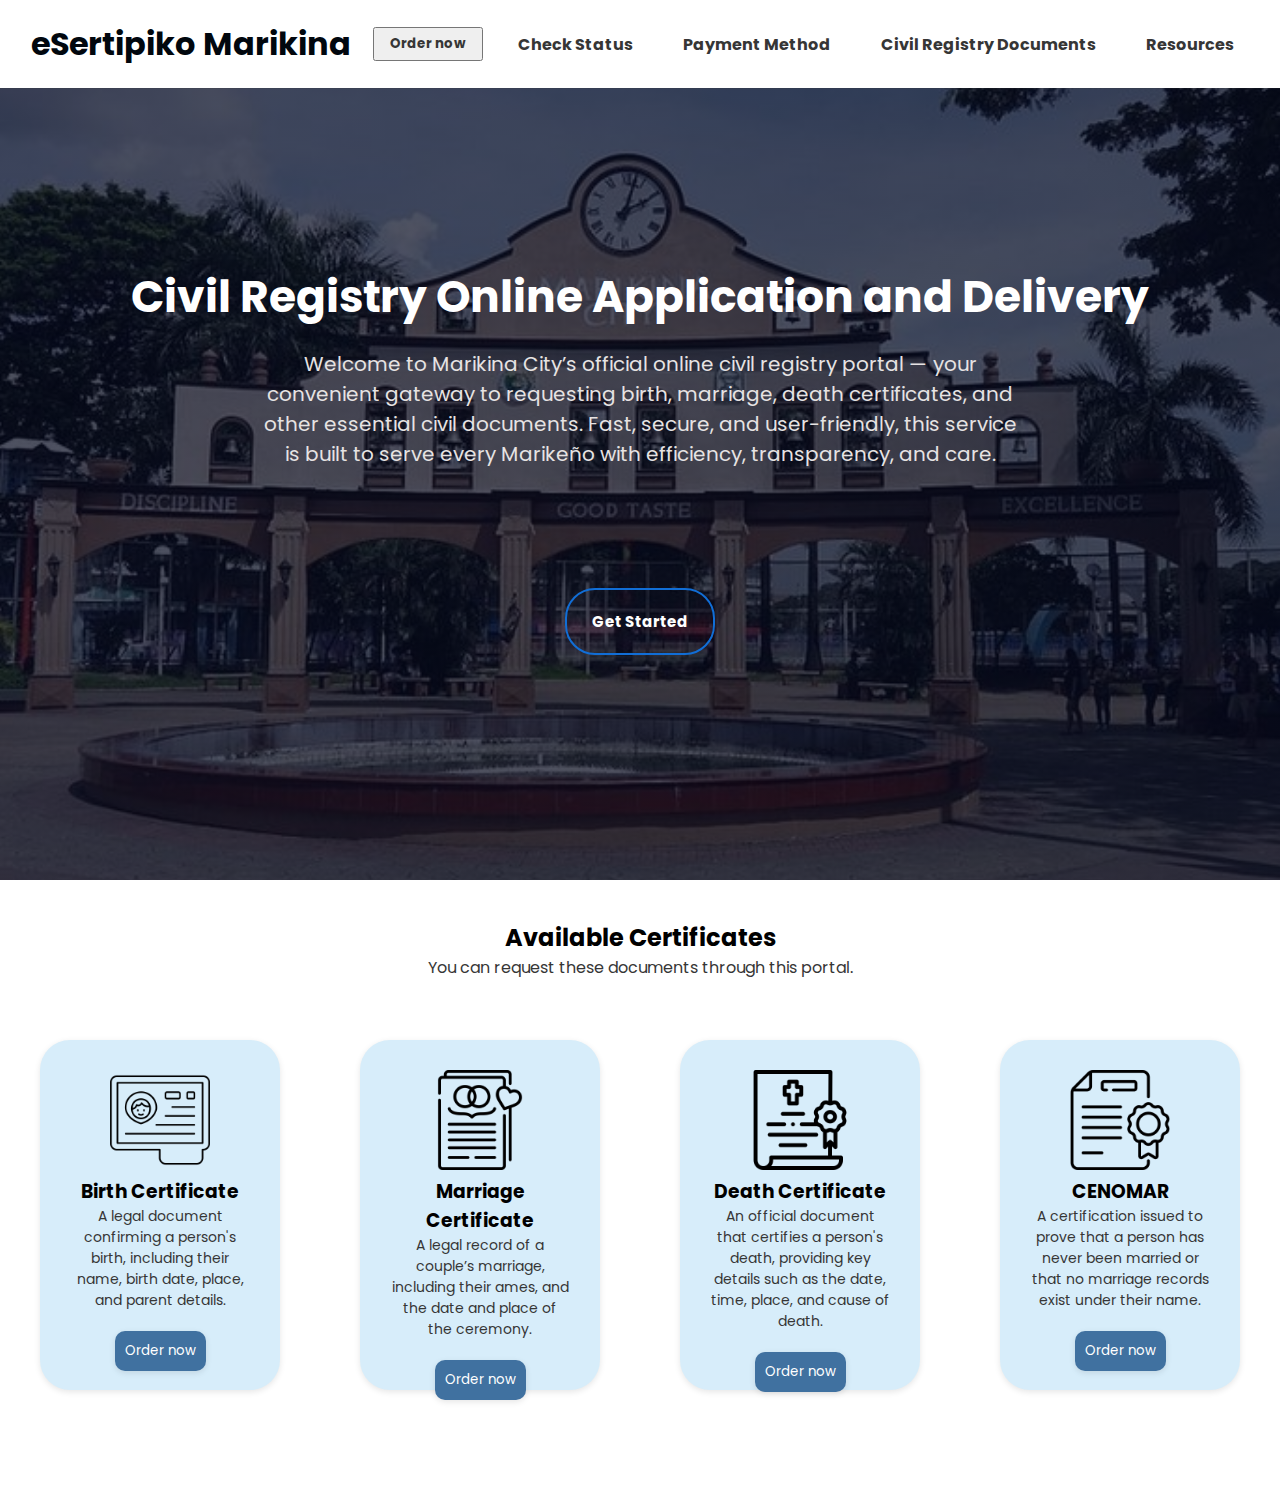
<file: index.html>
<!DOCTYPE html>
<html lang="en">
<head>
    <meta charset="UTF-8">
    <meta name="viewport" content="width=device-width, initial-scale=1.0">
    <link rel="stylesheet" href="style.css">
    <link rel="icon" href="android-chrome-192x192.png">
    <title>eSertipiko Marikina: Online Registration for Civil Documents</title>
</head>
<body>
    <!----Header----->
    <div class="sticky-header">
    <section class="header">
        <div class="logo">
            <h1><a href="index.html">eSertipiko Marikina</a></h1>
        </div>
        <div class="navigator">
            <nav>
                <ul>
                    <li><button id="btn"><a href="order.html">Order now</a></button></li>
                    <li><a href="check-status.html">Check Status</a></li>
                    <li><a href="payment-method.html">Payment Method</a></li>
                    <li class="dropdown">
                        <a href="#" class="dropdown-toggle">Civil Registry Documents</a>
                        <div class="dropdown-box">
                            <a href="#">Birth Certificate</a>
                            <a href="#">Marriage Certificate</a>
                            <a href="#">CENOMAR</a>
                            <a href="#">Death Certificate</a>
                        </div>
                    </li>
                    <li class="dropdown">
                        <a href="#" class="dropdown-toggle">Resources</a>
                         <div class="dropdown-box">
                            <a href="#">News & Announcement</a>
                            <a href="#">Delivery Reminder</a>
                            <a href="#">Contacts</a>
                        </div>
                    </li>
                </ul>
            </nav>
        </div>
    </section>
    </div>

    <!----Content----->
    <section class="first_view">
        <div class="fv-text">
            <h1>Civil Registry Online Application and Delivery</h1>
            <p>Welcome to Marikina City’s official online civil registry portal — your convenient gateway to requesting birth, marriage, death certificates, and other essential civil documents. Fast, secure, and user-friendly, this service is built to serve every Marikeño with efficiency, transparency, and care.</p>
        </div>
        <div class="ctn-order-btn">
            <button id="btn-order">Get Started</button>
        </div>
    </section>

    <section class="available-documents">
        <h2>Available Certificates</h2>
        <p>You can request these documents through this portal.</p>
        <div class="certificate-container">
            <div class="certificate">
                <img src="birth-certificate.png">
                <h3>Birth Certificate</h3>
                <p>A legal document confirming a person's birth, including their name, birth date, place, and parent details.</p>
                <button class="btn-certificate">Order now</button>
            </div>
            <div class="certificate">
                <img src="marriage-certificate.png">
                <h3>Marriage Certificate</h3>
                <p>A legal record of a couple’s marriage, including their ames, and the date and place of the ceremony. </p>
                <button class="btn-certificate">Order now</button>
            </div>
            <div class="certificate">
                <img src="death-certificate.png">
                <h3>Death Certificate</h3>
                <p>An official document that certifies a person's death, providing key details such as the date, time, place, and cause of death.  </p>
                <button class="btn-certificate">Order now</button>
            </div>
            <div class="certificate">
                <img src="cenomar.png">
                <h3>CENOMAR</h3>
                <p>A certification issued to prove that a person has never been married or that no marriage records exist under their name.</p>
                <button class="btn-certificate">Order now</button>
            </div>
        </div>
    </section>



<!--    <section class="text-description">
        <p>
            eSertipiko Marikina is an official online civil portal and authorized partner of the Philippines Statistics Authority (PSA) for the online ordering, processing, and delivery of PSA documents in Marikina City. <br>
            This website has been providing convenience, secure service, and accessibility for the citizen of Marikina City. 
            <br> <br>
            There's no need for a PSA online appointment when requesting certificates in Marikina. Our local Marikina Civil Registry Online Ordering System lets you conveniently submit your request anytime, anywhere — whether you're using a mobile phone, laptop, desktop, or tablet.
            You can easily request your official birth certificate, marriage certificate, CENOMAR (Certificate of No Marriage), CENODEATH (Certificate of No Death), or death certificate, all for delivery within Marikina City — just a click away.
            <br><br>
            Our Marikina Civil Registry Delivery Service offers secure, door-to-door delivery of your requested certificates within Marikina City. For assistance, you may contact our dedicated local support team during business hours, Monday to Saturday, 8:00 AM to 5:00 PM (excluding holidays). You can also reach us via email at esertipiko.marikina@gmail.com for any inquiries.

            You can easily track the status of your application through our website, and receive updates via email. Enjoy a smooth and worry-free experience, from request to delivery, all within Marikina.
        </p>
    </section>

!-->
    <script src="index.js"></script>
</body>
</html>
</file>
<file: style.css>
@import url('https://fonts.googleapis.com/css2?family=Poppins:wght@300;400;500;600&display=swap');
*{
    margin: 0;
    padding: 0;
    box-sizing: border-box;
    font-family: 'Poppins';
}

html body{
    overflow-x: hidden;
}

.sticky-header{
    position: sticky;
    top: 0;
    z-index: 1;
    background-color: #fff;
    width: 100vw;
}

.header{
    display: flex;
    justify-content: space-around;
    align-items: center;
    padding: 20px;
    box-shadow: 0px 0px 1px #363636;
    width: 100vw;
    max-width: 100%;
}

.bi-person-fill{
    font-size: 35px;
    position: absolute;
    right: 40px;
    top: 11px;
}

.logo h1 a{
    text-decoration: none;
    color:#01070e;
}

.navigator ul{
    list-style-type: none;
    display: flex;
    align-items: center;
    gap: 20px;
}

.navigator li{
  position: relative;
}

.navigator li a{
    text-decoration: none;
    padding: 5px 15px;
    display: block;
    font-weight: bold;
    color:#363636;
}

.navigator li a:hover{
    color:#116ed6;
}

.dropdown-box{
    display: none;
    flex-direction: column;
    position: absolute;
    top: 100%;
    right: 7px;
    box-shadow: 0 2px 6px rgb(0, 0, 0);
    border-radius: 15px;
    width: 210px;
    background-color: #fff;
    z-index: 100;
}

.dropdown .dropdown-box a{
    padding: 10px;
    text-decoration: none;
    font-weight: 400;
}

.dropdown .dropdown-box a:hover{
    color: #fff;
    background-color: #116ed6;
}

/*  FOR CONTENT */

.first_view{
    height: 88vh;
    width: 100vw;
    max-width: 100%;
    background-image: linear-gradient(rgba(4,9,30,0.7), rgba(4,9,30,0.7)), url(marikina.jpg);
    background-repeat: no-repeat;
    background-position: center;
    background-attachment: fixed;
    background-size: cover;
    display: flex;
    flex-direction: column;
    align-items: center;
    position: relative;
}

.first_view h1{
    color: #fff;
    font-size: 44px;
}

.first_view p{
    margin: auto;
    align-self: center;
    width: 60%;
    color: #e6e3e3;
    font-size: 20px;
    padding: 20px 0px;
}

.fv-text{
    text-align: center;
    position: absolute;
    top: 11rem;
}

#btn-order{
    padding: 20px;
    background-color: transparent;
    border: 2.5px solid #116ed6;
    border-radius: 30px;
    color: #fff;
    font-size: 15px;
    font-weight: bold;
    width: 150px;
    position: relative;
    top: 500px;
    transition: .3s ease-in-out;
    cursor: pointer;
}

#btn-order:hover{
    background-color: #116ed6;
    transform: scale(1.1);
}

.text-description{
    margin: auto;
    text-align: center;
    margin-bottom: 60px;
    width: 60%;
}

/* documents */

.available-documents{
    text-align: center;
    padding: 40px 0px;
}

.available-documents h1, p{
    color:#363636;
}

.certificate-container{
    margin: 40px 0px;
    display: flex;
    align-items: center;
    justify-content: center;
}

.certificate{
    display: inline-block;
    background-color: rgb(215, 237, 250);
    margin: 20px 40px;
    padding: 30px 30px;
    border-radius: 30px;
    box-shadow: 0 2px 6px rgba(0, 0, 0, 0.1);
    width: 300px;
    height: 350px;
    transition: .3s ease-in-out;
}

.certificate:hover{
    transform: scale(1.1);
}

.certificate p{
    font-size: 14px;
}

.certificate img{
    width: 100px;
    height: 100px;
}

.btn-certificate{
    border:none;
    color: #fff;
    border-radius: 10px;
    box-shadow: 0 2px 6px rgba(0, 0, 0, 0.1);
    background-color: #4071a0;
    padding: 10px;
    margin: 20px 0px;
    transition: .3s ease-in-out;
    cursor: pointer;
}

.btn-certificate:hover{
    transform: scale(1.2);
    background-color: #116ed6;
}

footer{
    width: 100%;
    background-color: #01070e;
    color: #116ed6;
    position: relative;
}

.footer-container{
    padding: 50px 60px;
    display:flex;
    justify-content: space-between;
}
.footer p{
    color: #c0c0c0;
}

.footer-title{
    font-weight: bold;
}

.icon{
    text-align: center;
    padding: 20px;
}
.contact-us{
    width: 300px;
}
.partnership #psa{
    color: #116ed6;
}
.icon-logo{
    font-size: 30px;
    padding: 0px 10px;
}
.copyright{
    background-color: #000000;
    text-align: center;
    font-size: 13px;
}

#appointment {
    opacity: 0;
    transform: scale(0.9);
    transition: opacity 0.5s ease, transform 0.5s ease;
    pointer-events: none;
}

#appointment.show {
    opacity: 1;
    transform: scale(1);
    pointer-events: auto;
}

#about-us{
    padding: 30px 0px;
}

.appointment-selection{
    display: flex;
    gap: 20px;
    justify-content: center;
    position: relative;
    top: 390px;
}

.selection-container img{
    height: 100px;
}

.selection-container a{
    text-decoration: none;
    color: #242323;
}
.selection-container{
    text-align: center;
    background-color: #cddef1;
    margin: 10px;
    padding: 40px;
    border-radius: 10px;
    box-shadow: 0 2px 6px rgba(0, 0, 0, 0.1);
    transition: .3s ease-in-out;
}

.selection-container:hover{
    transform: scale(1.1);
}

/* walk-in html */

.online-appointment{
    height: 100vh;
    width: 40%;
    margin: auto;
}

.walk-in-appoinment-title{
    background-color: #cddef1;
    padding: 20px;
    margin: 20px;
    border-radius: 10px;
}
.appoinment-container{
    width: 90%;
    margin: auto;
    box-shadow: 0 2px 6px rgba(0, 0, 0, 0.178);
    background-color: #ffffff;
    border-radius: 10px;
    padding: 20px;
}

.form-group{
    margin: 10px;
    height: 75px;
}

#warningMsg{
    font-size: 15px;
    color: rgb(245, 164, 158);
    margin-left: 6px;
}

#warningMsgContact{
    font-size: 15px;
    color: rgb(245, 164, 158);
    margin-left: 6px;
}

.input-label{
    font-weight: 500;
    margin-bottom: 5px;
    color: #333;
}

.input-value{
    width: 100%;
    outline: none;
    border: 1px solid #ccc;
    color:#707070; 
    font-size: 15px;
    padding: 5px 10px;
}

#selectDocument option[disabled]{
    display: none;
}

.form-group-confirm{
    display: flex;
    gap: 10px;
    padding: 10px;
}

#confirmation-label{
    position:relative;
    top: 12px;
}

.submit-btn{
    text-align: center;
}

#submit-btn{
    width: 15%;
    height: 25%;
    padding: 7px;
    margin: 10px 0px;
    border: none;
    border-radius: 10px;
    box-shadow: 0 2px 6px rgba(0, 0, 0, 0.1);
    background-color: #4071a0;
    color: #ffff;
    transition: .3s ease-in-out;
    cursor: pointer;;
}

#submit-btn:hover{
    transform: scale(1.1);
}

#warningText{
    opacity: 0;
}

#warningText.show{
    opacity: 1;
}

.delivery-appoinment{
    height: 100vh;
}

.choose-document-type{
    width: 40%;
    height: 80vh;
    margin: auto;
    padding: 20px 0px;
}

.choose-document-type h3{
    margin-bottom: 10px;
}

.document-type{
    display: flex;
    flex-direction: column;
    gap: 5px;
}

.document-type button{
    border: none;
    height: 40px;
    margin: 10px 0px;
    font-weight: 500;
    color: #363636;
    box-shadow: 0 2px 6px rgba(0, 0, 0, 0.1);
    transition: .1s ease-in-out;
}

.document-type button.selected{
    background-color: #4071a0;
    box-shadow: 0 2px 6px rgba(0, 0, 0, 0.1);
    color: #fff;
}

.document-type button:hover{
    box-shadow: 0 2px 6px rgba(0, 0, 0, 0.1);
    background-color: #4071a0;
    color: #fff;
}

.choose-for-type{
    height: 60vh;
    width: 40%;
    margin: auto;
}

.someone-self-container{
    display: flex;
    align-items: center;
    margin-left: 40px;
    margin-top: 50px;
    gap: 20px;
}

.choices-container{
    background-color: #b8cde2;
    box-shadow: 0 2px 6px rgba(0, 0, 0, 0.1);
    padding: 20px;
    text-align: center;
    border-radius: 10px;
    width: 40%;
    margin: 20px;
    transition: .3s ease-in-out;
}

.choices-container:hover{
    transform: scale(1.1);
}

.choices-container a{
    text-decoration: none;
    color: #303030;
}

.choices-container img{
    height: 100px;
    width: 100px;
}

.choose-for-type-title{
    background-color: #e5ebf3;
    padding: 10px;
    margin: 10px;
    border-radius: 10px;
}

.btn-return{
    text-align: center;
    margin-top: 40px;
}
#btn-return{
    border: none;
    background-color:#4071a0;
    width: 10%;
    height: 10%;
    padding: 5px;
    border-radius: 5px;
    cursor: pointer;
    color: #fff;
}
#btn-return:hover{
    background-color: #2c4f70;
}

.termsandPolicy{
    background-color: #d5dce4;
    padding: 20px 10px;
    border-radius: 10px;
    box-shadow: 0 2px 6px rgba(0, 0, 0, 0.1);
    margin: 20px 0px;
}

.choose-type-submit{
    text-align: center;
    margin-top: 40px;
}
#choose-type-submit{
    border: none;
    background-color:#4071a0;
    color:#fff;
    width: 10%;
    height: 10%;
    padding: 5px;
    width: 80px;
    border-radius: 5px;
    cursor: pointer;
}

#type-back-btn{
    border: none;
    background-color:#4071a0;
    color:#fff;
    width: 80px;
    height: 10%;
    padding: 5px;
    border-radius: 5px;
    cursor: pointer;
}
</file>
